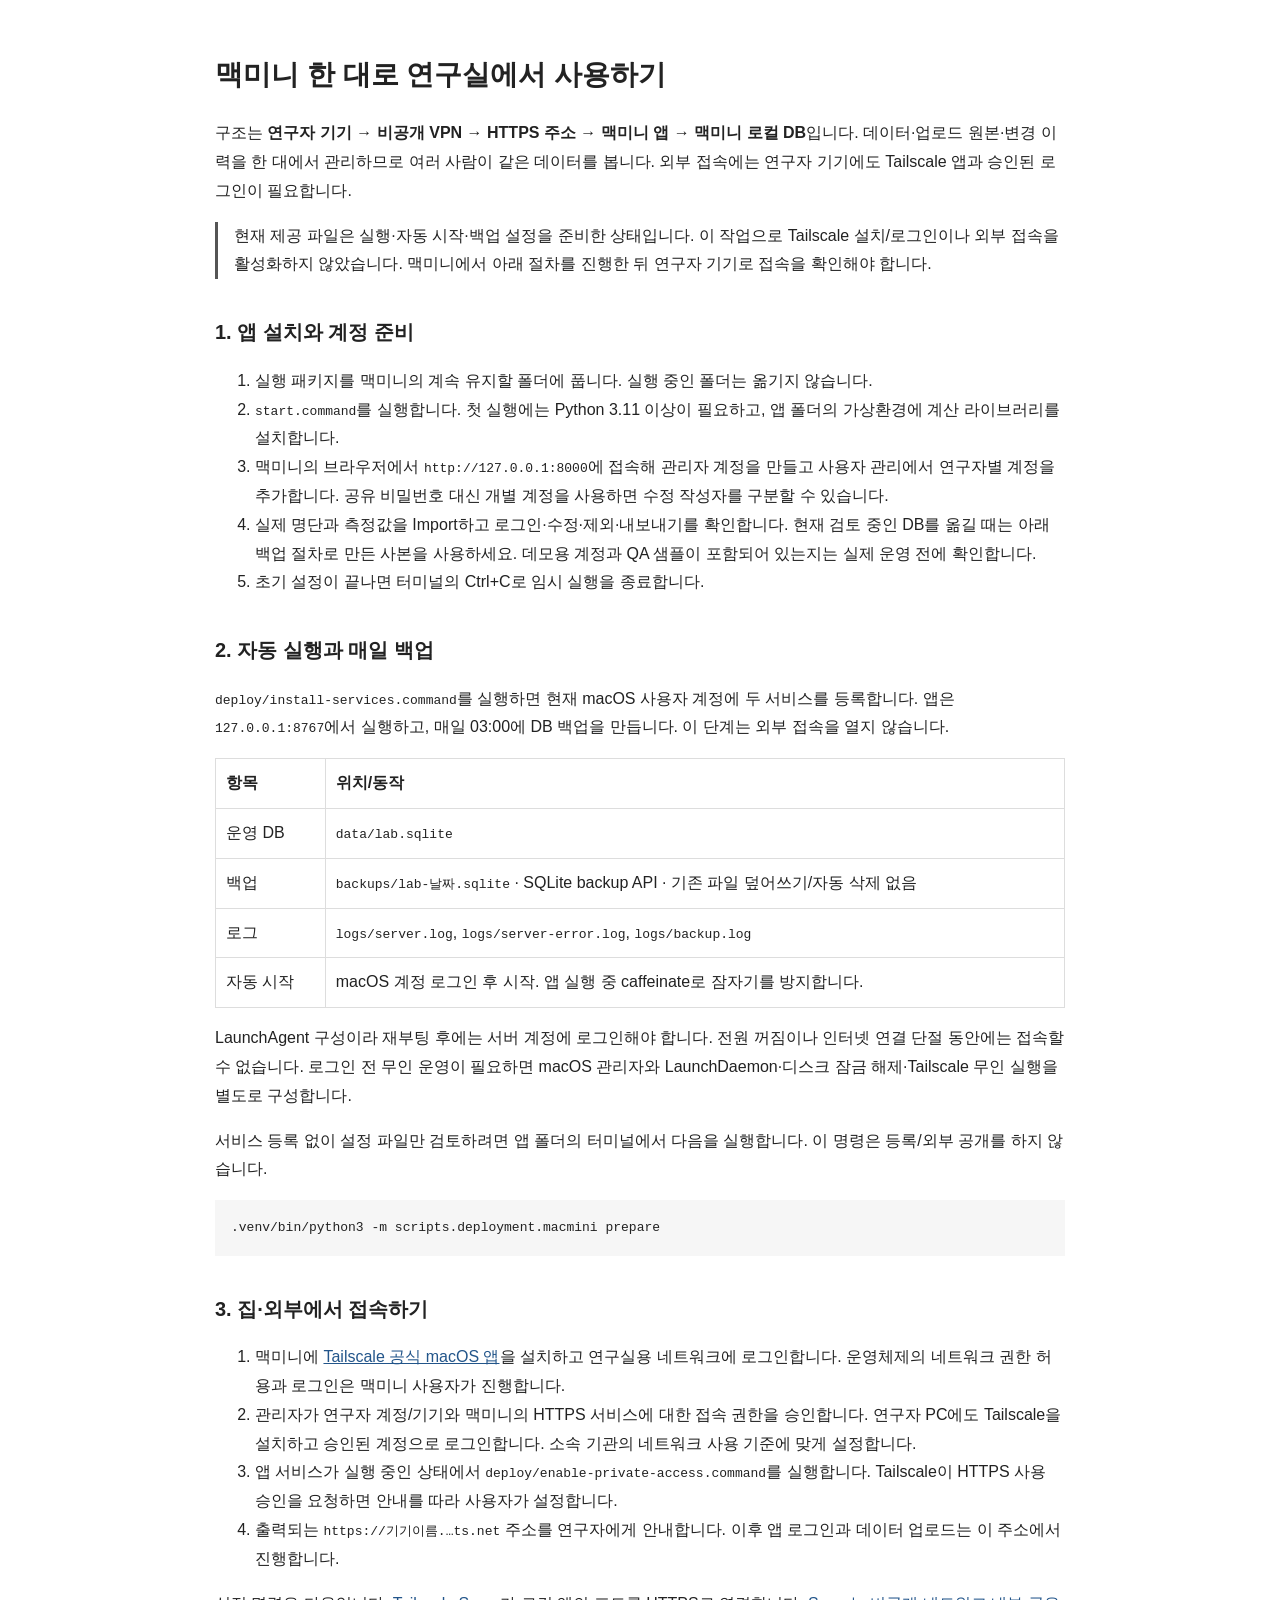
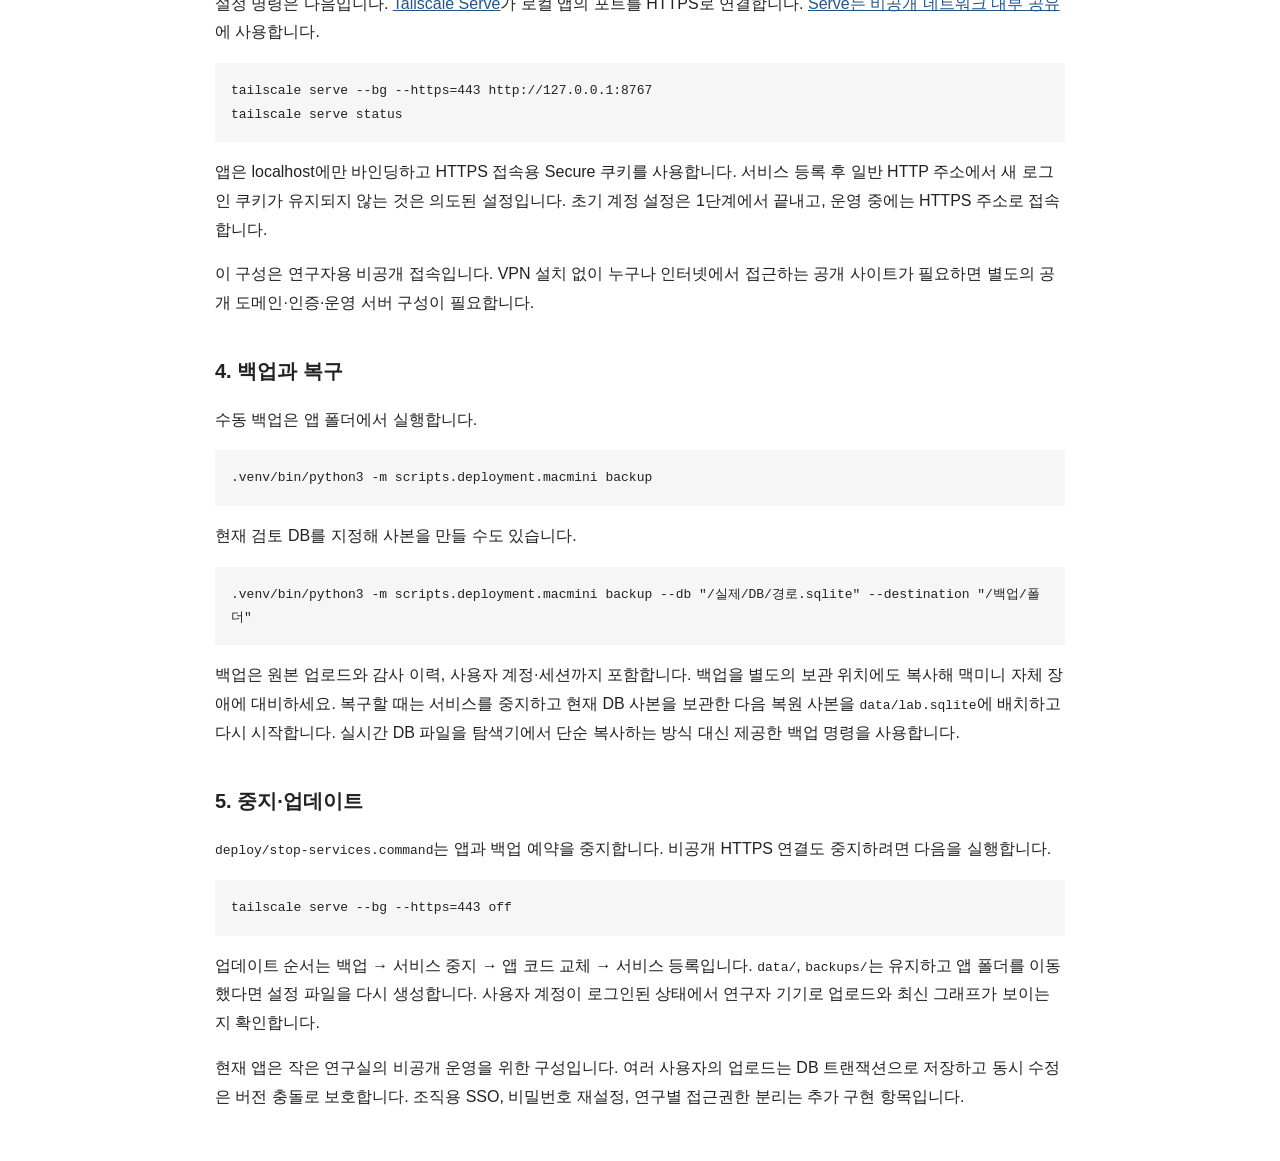
<file: deploy/맥미니-운영가이드.html>
<!doctype html><html lang="ko"><meta charset="utf-8"><title>Mouse Lab · 맥미니 운영 가이드</title><style>body{max-width:850px;margin:50px auto;padding:0 25px;font:16px/1.8 Arial,'Apple SD Gothic Neo',sans-serif;color:#222;background:white}h1{font-size:28px}h2{font-size:20px;margin-top:35px}code,pre{font-family:monospace;font-size:13px}pre{padding:16px;background:#f6f6f6;white-space:pre-wrap;overflow-wrap:anywhere}table{border-collapse:collapse;width:100%}td,th{border:1px solid #ddd;padding:10px;text-align:left}a{color:#22558a}.note{border-left:3px solid #555;padding-left:16px}</style>
<h1>맥미니 한 대로 연구실에서 사용하기</h1>
<p>구조는 <b>연구자 기기 → 비공개 VPN → HTTPS 주소 → 맥미니 앱 → 맥미니 로컬 DB</b>입니다. 데이터·업로드 원본·변경 이력을 한 대에서 관리하므로 여러 사람이 같은 데이터를 봅니다. 외부 접속에는 연구자 기기에도 Tailscale 앱과 승인된 로그인이 필요합니다.</p>
<p class="note">현재 제공 파일은 실행·자동 시작·백업 설정을 준비한 상태입니다. 이 작업으로 Tailscale 설치/로그인이나 외부 접속을 활성화하지 않았습니다. 맥미니에서 아래 절차를 진행한 뒤 연구자 기기로 접속을 확인해야 합니다.</p>
<h2>1. 앱 설치와 계정 준비</h2>
<ol><li>실행 패키지를 맥미니의 계속 유지할 폴더에 풉니다. 실행 중인 폴더는 옮기지 않습니다.</li><li><code>start.command</code>를 실행합니다. 첫 실행에는 Python 3.11 이상이 필요하고, 앱 폴더의 가상환경에 계산 라이브러리를 설치합니다.</li><li>맥미니의 브라우저에서 <code>http://127.0.0.1:8000</code>에 접속해 관리자 계정을 만들고 사용자 관리에서 연구자별 계정을 추가합니다. 공유 비밀번호 대신 개별 계정을 사용하면 수정 작성자를 구분할 수 있습니다.</li><li>실제 명단과 측정값을 Import하고 로그인·수정·제외·내보내기를 확인합니다. 현재 검토 중인 DB를 옮길 때는 아래 백업 절차로 만든 사본을 사용하세요. 데모용 계정과 QA 샘플이 포함되어 있는지는 실제 운영 전에 확인합니다.</li><li>초기 설정이 끝나면 터미널의 Ctrl+C로 임시 실행을 종료합니다.</li></ol>
<h2>2. 자동 실행과 매일 백업</h2>
<p><code>deploy/install-services.command</code>를 실행하면 현재 macOS 사용자 계정에 두 서비스를 등록합니다. 앱은 <code>127.0.0.1:8767</code>에서 실행하고, 매일 03:00에 DB 백업을 만듭니다. 이 단계는 외부 접속을 열지 않습니다.</p>
<table><tr><th>항목</th><th>위치/동작</th></tr><tr><td>운영 DB</td><td><code>data/lab.sqlite</code></td></tr><tr><td>백업</td><td><code>backups/lab-날짜.sqlite</code> · SQLite backup API · 기존 파일 덮어쓰기/자동 삭제 없음</td></tr><tr><td>로그</td><td><code>logs/server.log</code>, <code>logs/server-error.log</code>, <code>logs/backup.log</code></td></tr><tr><td>자동 시작</td><td>macOS 계정 로그인 후 시작. 앱 실행 중 caffeinate로 잠자기를 방지합니다.</td></tr></table>
<p>LaunchAgent 구성이라 재부팅 후에는 서버 계정에 로그인해야 합니다. 전원 꺼짐이나 인터넷 연결 단절 동안에는 접속할 수 없습니다. 로그인 전 무인 운영이 필요하면 macOS 관리자와 LaunchDaemon·디스크 잠금 해제·Tailscale 무인 실행을 별도로 구성합니다.</p>
<p>서비스 등록 없이 설정 파일만 검토하려면 앱 폴더의 터미널에서 다음을 실행합니다. 이 명령은 등록/외부 공개를 하지 않습니다.</p>
<pre>.venv/bin/python3 -m scripts.deployment.macmini prepare</pre>
<h2>3. 집·외부에서 접속하기</h2>
<ol><li>맥미니에 <a href="https://tailscale.com/docs/concepts/macos-variants">Tailscale 공식 macOS 앱</a>을 설치하고 연구실용 네트워크에 로그인합니다. 운영체제의 네트워크 권한 허용과 로그인은 맥미니 사용자가 진행합니다.</li><li>관리자가 연구자 계정/기기와 맥미니의 HTTPS 서비스에 대한 접속 권한을 승인합니다. 연구자 PC에도 Tailscale을 설치하고 승인된 계정으로 로그인합니다. 소속 기관의 네트워크 사용 기준에 맞게 설정합니다.</li><li>앱 서비스가 실행 중인 상태에서 <code>deploy/enable-private-access.command</code>를 실행합니다. Tailscale이 HTTPS 사용 승인을 요청하면 안내를 따라 사용자가 설정합니다.</li><li>출력되는 <code>https://기기이름.…ts.net</code> 주소를 연구자에게 안내합니다. 이후 앱 로그인과 데이터 업로드는 이 주소에서 진행합니다.</li></ol>
<p>설정 명령은 다음입니다. <a href="https://tailscale.com/docs/reference/tailscale-cli/serve">Tailscale Serve</a>가 로컬 앱의 포트를 HTTPS로 연결합니다. <a href="https://tailscale.com/docs/features/tailscale-serve">Serve는 비공개 네트워크 내부 공유</a>에 사용합니다.</p>
<pre>tailscale serve --bg --https=443 http://127.0.0.1:8767
tailscale serve status</pre>
<p>앱은 localhost에만 바인딩하고 HTTPS 접속용 Secure 쿠키를 사용합니다. 서비스 등록 후 일반 HTTP 주소에서 새 로그인 쿠키가 유지되지 않는 것은 의도된 설정입니다. 초기 계정 설정은 1단계에서 끝내고, 운영 중에는 HTTPS 주소로 접속합니다.</p>
<p>이 구성은 연구자용 비공개 접속입니다. VPN 설치 없이 누구나 인터넷에서 접근하는 공개 사이트가 필요하면 별도의 공개 도메인·인증·운영 서버 구성이 필요합니다.</p>
<h2>4. 백업과 복구</h2>
<p>수동 백업은 앱 폴더에서 실행합니다.</p><pre>.venv/bin/python3 -m scripts.deployment.macmini backup</pre>
<p>현재 검토 DB를 지정해 사본을 만들 수도 있습니다.</p><pre>.venv/bin/python3 -m scripts.deployment.macmini backup --db "/실제/DB/경로.sqlite" --destination "/백업/폴더"</pre>
<p>백업은 원본 업로드와 감사 이력, 사용자 계정·세션까지 포함합니다. 백업을 별도의 보관 위치에도 복사해 맥미니 자체 장애에 대비하세요. 복구할 때는 서비스를 중지하고 현재 DB 사본을 보관한 다음 복원 사본을 <code>data/lab.sqlite</code>에 배치하고 다시 시작합니다. 실시간 DB 파일을 탐색기에서 단순 복사하는 방식 대신 제공한 백업 명령을 사용합니다.</p>
<h2>5. 중지·업데이트</h2>
<p><code>deploy/stop-services.command</code>는 앱과 백업 예약을 중지합니다. 비공개 HTTPS 연결도 중지하려면 다음을 실행합니다.</p><pre>tailscale serve --bg --https=443 off</pre>
<p>업데이트 순서는 백업 → 서비스 중지 → 앱 코드 교체 → 서비스 등록입니다. <code>data/</code>, <code>backups/</code>는 유지하고 앱 폴더를 이동했다면 설정 파일을 다시 생성합니다. 사용자 계정이 로그인된 상태에서 연구자 기기로 업로드와 최신 그래프가 보이는지 확인합니다.</p>
<p>현재 앱은 작은 연구실의 비공개 운영을 위한 구성입니다. 여러 사용자의 업로드는 DB 트랜잭션으로 저장하고 동시 수정은 버전 충돌로 보호합니다. 조직용 SSO, 비밀번호 재설정, 연구별 접근권한 분리는 추가 구현 항목입니다.</p>
</html>
</file>
